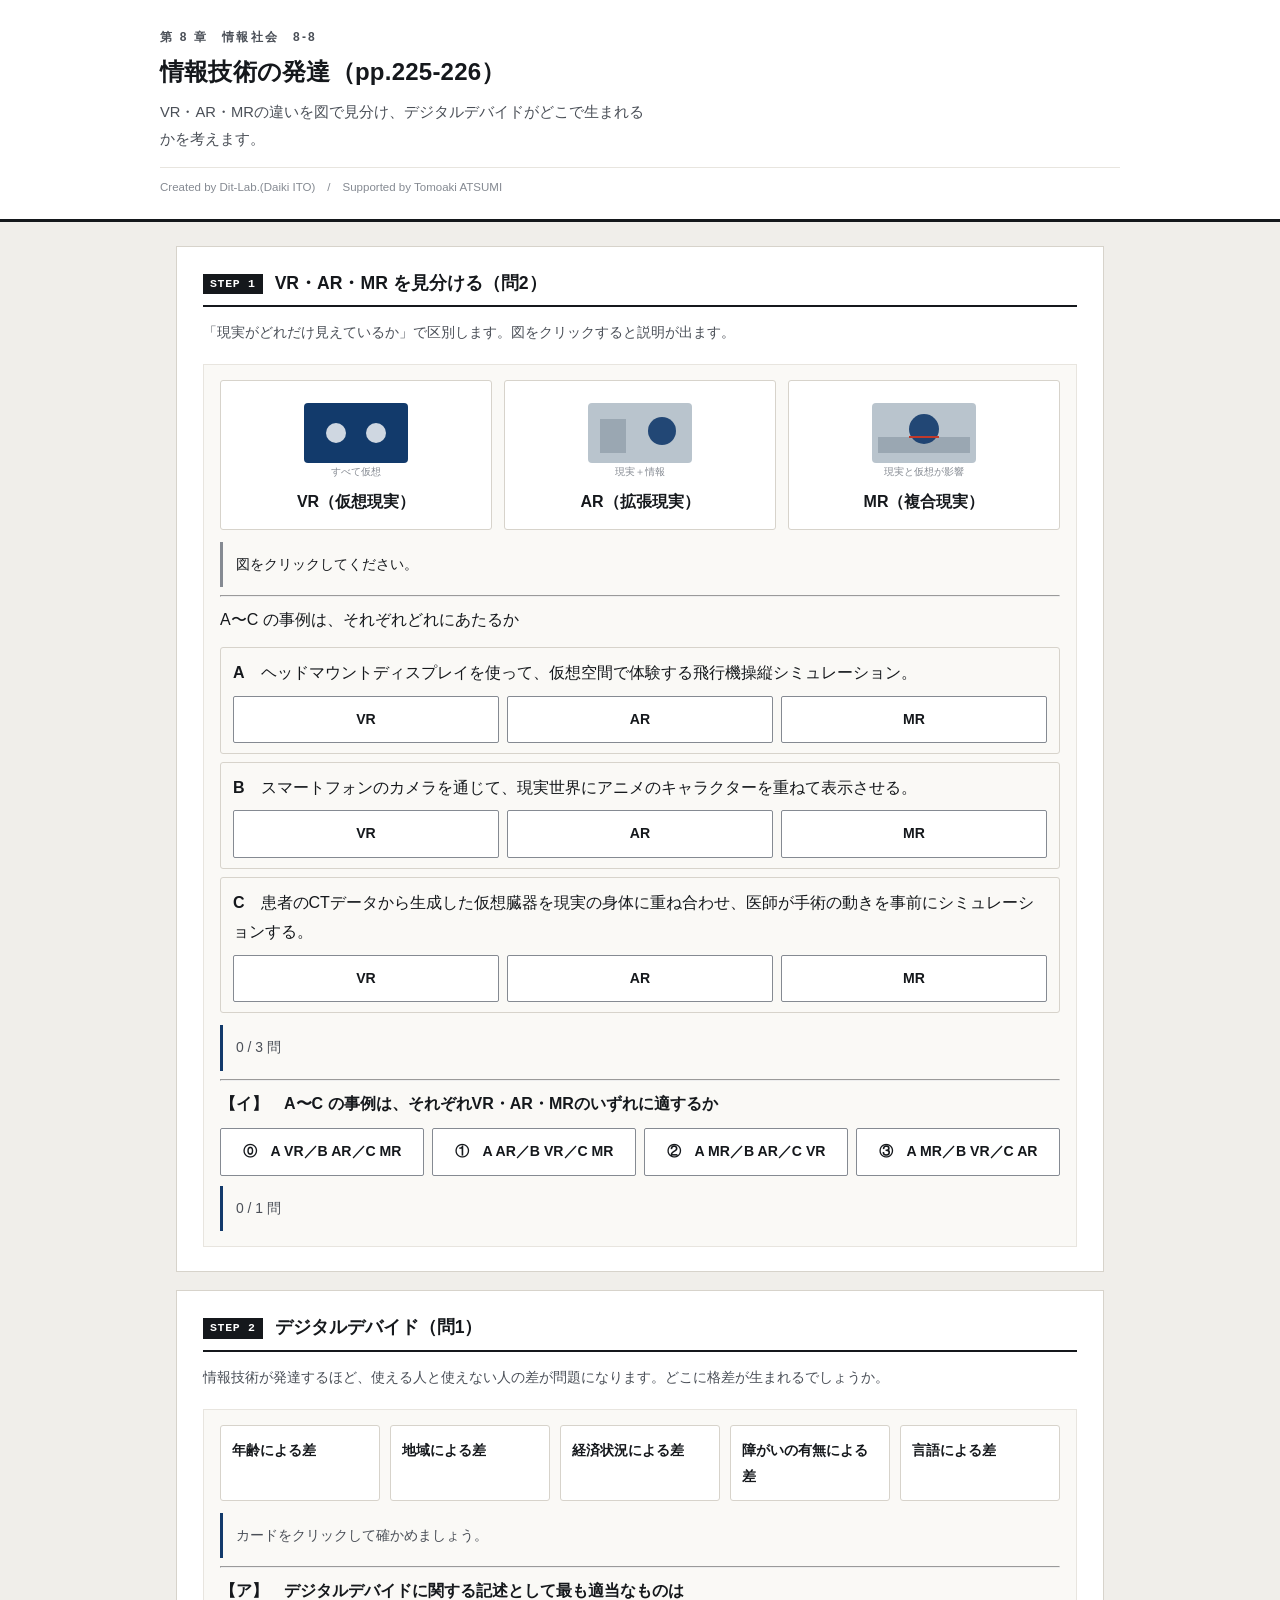
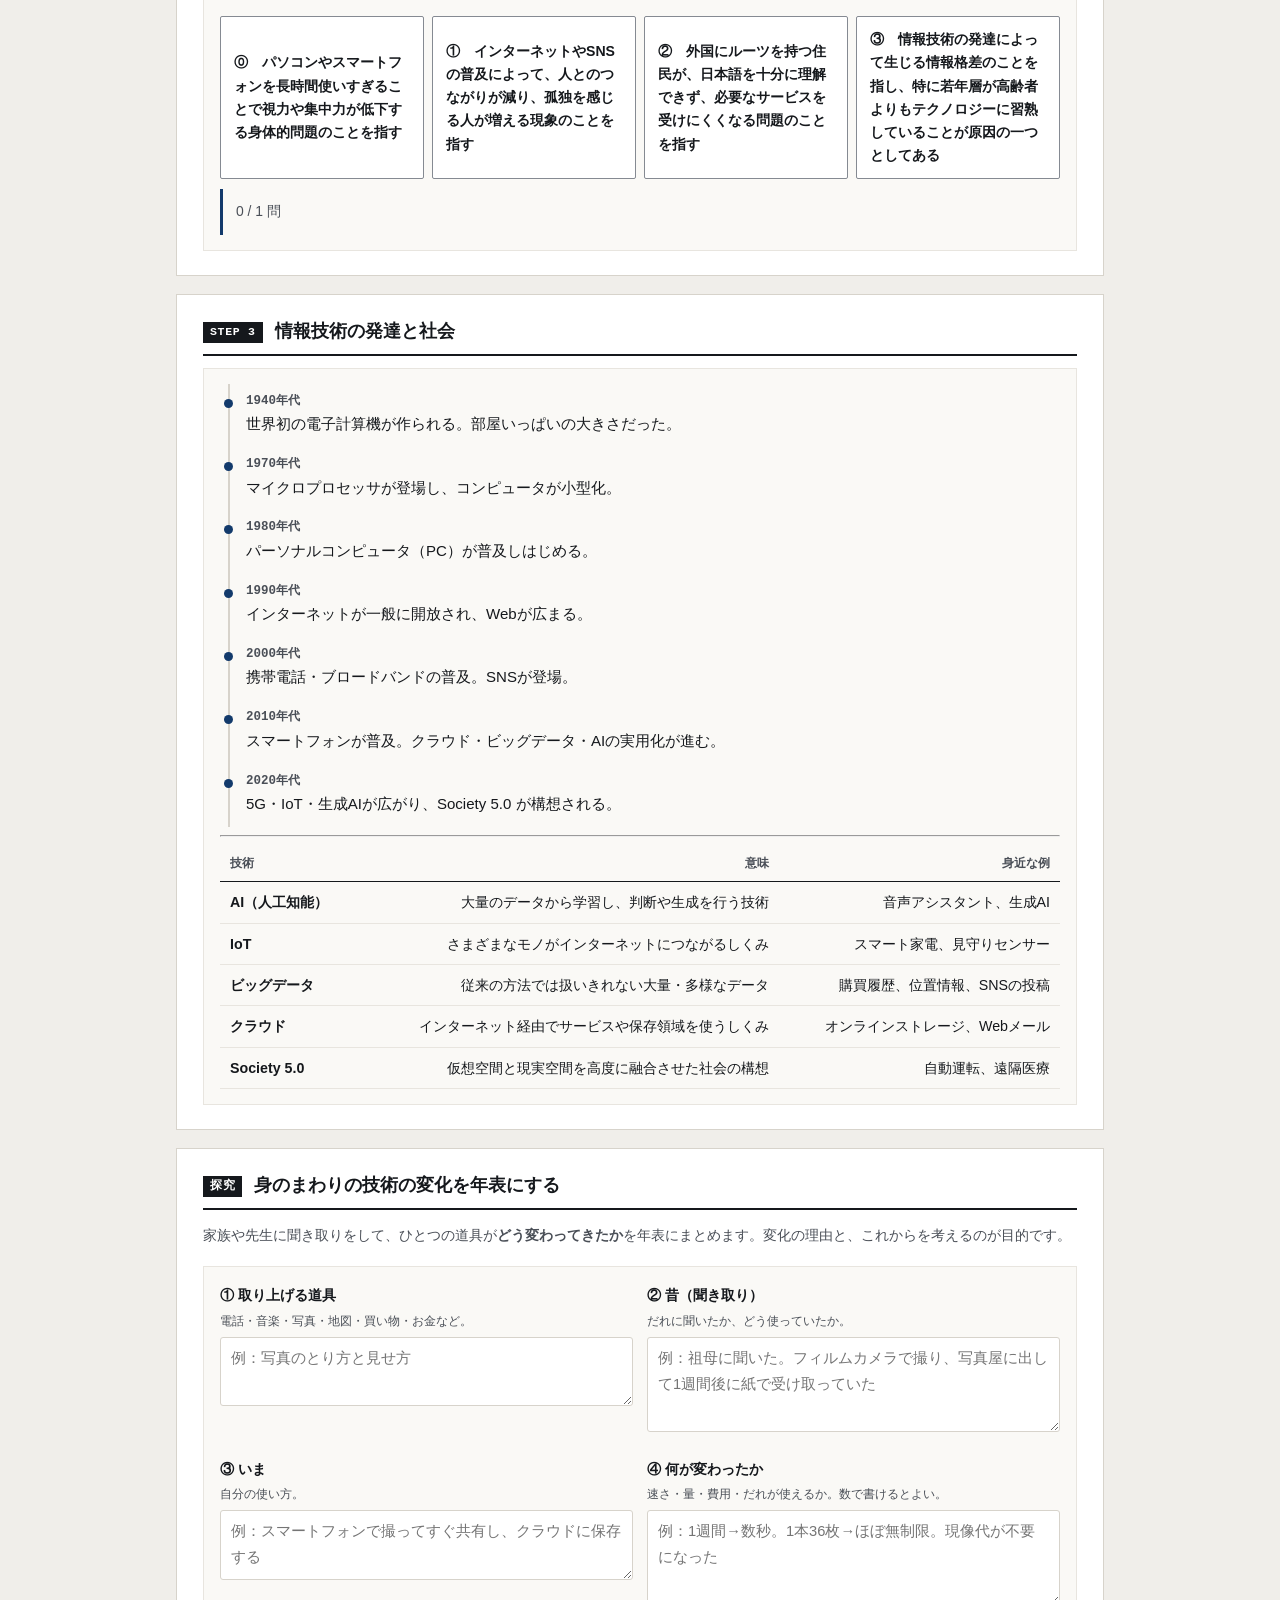
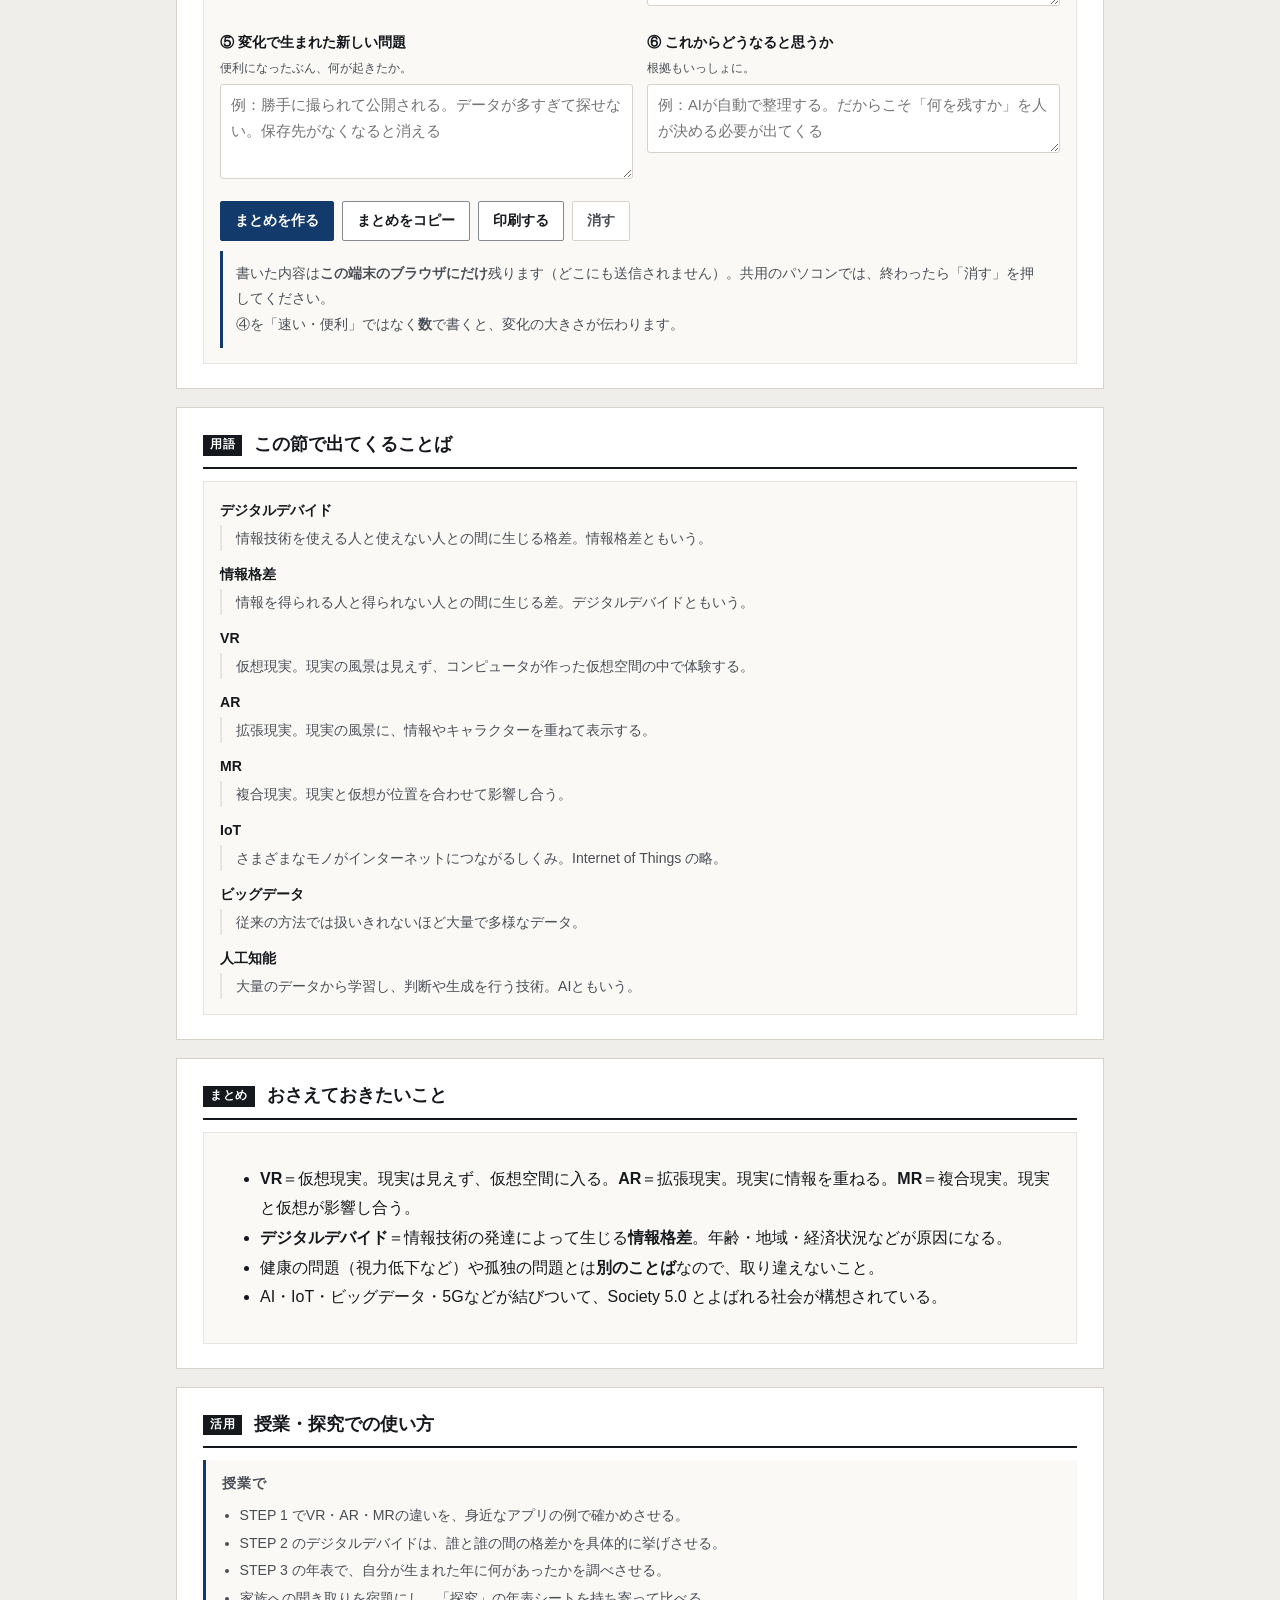
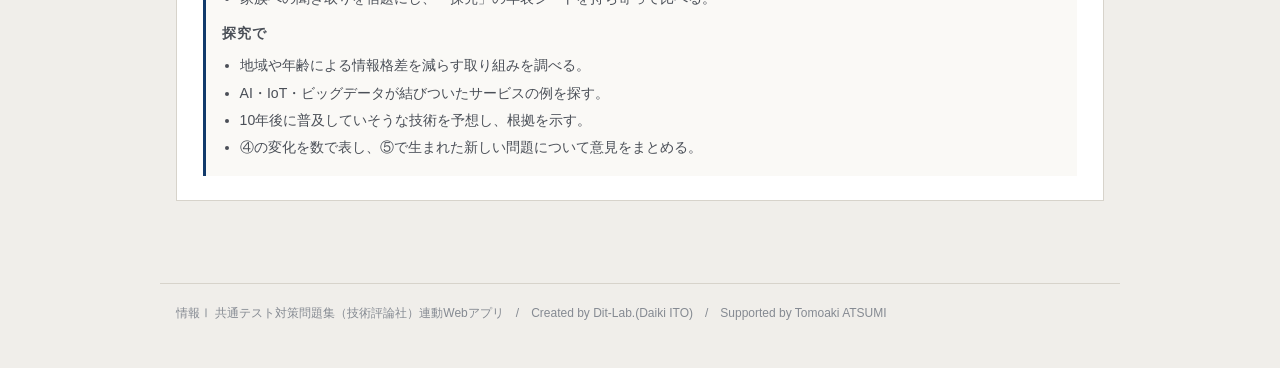
<file: index.html>
<!DOCTYPE html>
<html lang="ja">
<head>
<meta charset="UTF-8">
<meta name="viewport" content="width=device-width, initial-scale=1.0">
<title>情報技術の発達｜情報Ⅰ共通テスト対策問題集</title>
<meta name="description" content="VR・AR・MRの違いを図で見分け、デジタルデバイドがどこで生まれるかを考えます。">
<link rel="icon" href="data:image/svg+xml,%3Csvg xmlns=%22http://www.w3.org/2000/svg%22 viewBox=%220 0 32 32%22%3E%3Crect width=%2232%22 height=%2232%22 fill=%22%2315181c%22/%3E%3Ctext x=%2216%22 y=%2222%22 font-size=%2218%22 font-family=%22monospace%22 fill=%22%23fff%22 text-anchor=%22middle%22%3E01%3C/text%3E%3C/svg%3E">
<link rel="stylesheet" href="css/style.css?v=88681cd4">
<link rel="stylesheet" href="css/app.css?v=514cfa26">
</head>
<body>

<header class="app-header">
  <div class="inner">
    <span class="eyebrow">第 8 章　情報社会　8-8</span>
    <h1>情報技術の発達（pp.225-226）</h1>
    <p class="lead">VR・AR・MRの違いを図で見分け、デジタルデバイドがどこで生まれるかを考えます。</p>
    <p class="credit">Created by Dit-Lab.(Daiki ITO)　/　Supported by Tomoaki ATSUMI</p>
  </div>
</header>

<main class="wrap">
  <section class="step" id="step1">
    <h2><span class="no">STEP 1</span>VR・AR・MR を見分ける（問2）</h2>
    <p class="desc">「現実がどれだけ見えているか」で区別します。図をクリックすると説明が出ます。</p>
    <div class="panel">
      <div class="xr" id="xrBox"></div>
      <div class="note" id="xrNote" style="margin-top:12px">図をクリックしてください。</div>
      <hr class="sep">
      <p class="qhead">A〜C の事例は、それぞれどれにあたるか</p>
      <div id="caseBox"></div>
      <div class="note" id="caseNote" style="margin-top:12px"></div>
      <hr class="sep">
      <div id="q2Box"></div>
      <div class="note" id="q2Note" style="margin-top:10px"></div>
    </div>
  </section>

  <section class="step" id="step2">
    <h2><span class="no">STEP 2</span>デジタルデバイド（問1）</h2>
    <p class="desc">情報技術が発達するほど、使える人と使えない人の差が問題になります。どこに格差が生まれるでしょうか。</p>
    <div class="panel">
      <div class="gapgrid" id="gapBox"></div>
      <div class="note" id="gapNote" style="margin-top:12px"></div>
      <hr class="sep">
      <div id="q1Box"></div>
      <div class="note" id="q1Note" style="margin-top:10px"></div>
    </div>
  </section>

  <section class="step" id="step3">
    <h2><span class="no">STEP 3</span>情報技術の発達と社会</h2>
    <div class="panel">
      <div class="era" id="eraBox"></div>
      <hr class="sep">
      <div class="tbl-scroll"><table class="tbl" id="techTable"></table></div>
    </div>
  </section>

  <section class="step wsprint" id="wsSec">
    <h2><span class="no">探究</span>身のまわりの技術の変化を年表にする</h2>
    <p class="desc">家族や先生に聞き取りをして、ひとつの道具が<strong>どう変わってきたか</strong>を年表にまとめます。変化の理由と、これからを考えるのが目的です。</p>
    <div class="panel"><div id="wsBox"></div></div>
  </section>

  <section class="step" id="glossary">
    <h2><span class="no">用語</span>この節で出てくることば</h2>
    <div class="panel"><div id="glossBox"></div></div>
  </section>

  <section class="step" id="wrap">
    <h2><span class="no">まとめ</span>おさえておきたいこと</h2>
    <div class="panel">
      <ul class="bullets">
        <li><strong>VR</strong>＝仮想現実。現実は見えず、仮想空間に入る。<strong>AR</strong>＝拡張現実。現実に情報を重ねる。<strong>MR</strong>＝複合現実。現実と仮想が影響し合う。</li>
        <li><strong>デジタルデバイド</strong>＝情報技術の発達によって生じる<strong>情報格差</strong>。年齢・地域・経済状況などが原因になる。</li>
        <li>健康の問題（視力低下など）や孤独の問題とは<strong>別のことば</strong>なので、取り違えないこと。</li>
        <li>AI・IoT・ビッグデータ・5Gなどが結びついて、Society 5.0 とよばれる社会が構想されている。</li>
      </ul>
    </div>
  </section>

  <section class="step">
    <h2><span class="no">活用</span>授業・探究での使い方</h2>
    <div class="use-note">
      <h3>授業で</h3>
      <ul>
        <li>STEP 1 でVR・AR・MRの違いを、身近なアプリの例で確かめさせる。</li>
        <li>STEP 2 のデジタルデバイドは、誰と誰の間の格差かを具体的に挙げさせる。</li>
        <li>STEP 3 の年表で、自分が生まれた年に何があったかを調べさせる。</li>
        <li>家族への聞き取りを宿題にし、「探究」の年表シートを持ち寄って比べる。</li>
      </ul>
      <h3 style="margin-top:12px">探究で</h3>
      <ul>
        <li>地域や年齢による情報格差を減らす取り組みを調べる。</li>
        <li>AI・IoT・ビッグデータが結びついたサービスの例を探す。</li>
        <li>10年後に普及していそうな技術を予想し、根拠を示す。</li>
        <li>④の変化を数で表し、⑤で生まれた新しい問題について意見をまとめる。</li>
      </ul>
    </div>
  </section>

</main>

<footer class="app-footer">
  情報Ⅰ 共通テスト対策問題集（技術評論社）連動Webアプリ　/　Created by Dit-Lab.(Daiki ITO)　/　Supported by Tomoaki ATSUMI
</footer>

<script src="js/terms.js?v=2f65f2b5"></script>
<script src="js/quiz.js?v=13402362"></script>
<script src="js/worksheet.js?v=b6f4e4b3"></script>
<script src="js/app.js?v=4a16762d"></script>
</body>
</html>
</file>
<file: css/style.css>
/* =========================================================
   情報Ⅰ 共通テスト対策問題集 — Web アプリ共通スタイル
   紙面（参考書）に寄せた設計。装飾色は使わず、色は意味を持つときだけ。
   ========================================================= */

:root{
  --paper:#ffffff;
  --paper-2:#faf9f6;      /* うすい紙 */
  --bg:#f0eeea;           /* 台紙 */
  --ink:#15181c;
  --ink-2:#4a4f57;
  --ink-3:#858a92;
  --rule:#d7d3cb;
  /* 旧名のまま書かれているアプリ用の別名（未定義だと枠線や文字色が消えるため） */
  --line: var(--rule);
  --muted: var(--ink-2);
  --sans: var(--font);         /* 罫線 */
  --rule-2:#e8e5df;
  --accent:#123a6b;       /* 濃紺。主要操作と現在地だけに使う */
  --accent-w:#e9eef6;
  --zero:#c0392b;         /* 左＝0 */
  --one:#1d4ed8;          /* 右＝1 */
  --ok:#1f7a3d;   --ok-bg:#eef6f0;
  --ng:#b3261e;   --ng-bg:#fbefee;
  --warn:#8a5a00; --warn-bg:#fbf5e8;
  --font:"Hiragino Kaku Gothic ProN","Hiragino Sans","Yu Gothic Medium","Yu Gothic",
         "Noto Sans JP",Meiryo,-apple-system,BlinkMacSystemFont,sans-serif;
  --mono:"SFMono-Regular",Menlo,Consolas,"Courier New",monospace;
}

*{box-sizing:border-box}
[hidden]{display:none !important}
html{-webkit-text-size-adjust:100%}
body{
  margin:0; background:var(--bg); color:var(--ink);
  font-family:var(--font); font-size:16px; line-height:1.85;
  font-feature-settings:"palt" 1;
}
h1,h2,h3,h4{line-height:1.45; margin:0; font-weight:700}
p{margin:0 0 .75em} p:last-child{margin-bottom:0}
a{color:var(--accent)}

/* ---------- 標題 ---------- */
.app-header{background:var(--paper); border-bottom:3px solid var(--ink); padding:26px 20px 20px}
.app-header .inner{max-width:960px; margin:0 auto}
.app-header .eyebrow{
  font-size:.75rem; font-weight:700; color:var(--ink-2); letter-spacing:.18em;
  display:block; margin-bottom:7px;
}
.app-header h1{font-size:1.5rem; letter-spacing:.01em}
.app-header .lead{font-size:.92rem; color:var(--ink-2); margin-top:9px; max-width:60ch}
.app-header .credit{
  font-size:.72rem; color:var(--ink-3); margin-top:14px;
  padding-top:9px; border-top:1px solid var(--rule-2);
}

/* ---------- 版面 ---------- */
.wrap{max-width:960px; margin:0 auto; padding:24px 16px 64px}
.step{background:var(--paper); border:1px solid var(--rule); padding:24px 26px; margin-bottom:18px}
.step > h2{
  display:flex; align-items:baseline; gap:12px; font-size:1.1rem;
  padding-bottom:9px; border-bottom:2px solid var(--ink); margin-bottom:12px;
}
.step > h2 .no{
  flex:none; font-family:var(--mono); font-size:.72rem; font-weight:700;
  background:var(--ink); color:var(--paper); padding:2px 7px; letter-spacing:.06em;
  position:relative; top:-2px;
}
.step > .desc{color:var(--ink-2); font-size:.9rem; margin-bottom:18px}
.step[hidden]{display:none}

.grid{display:grid; gap:20px}
.grid > *{min-width:0}          /* 子の中身で列が広がるのを防ぐ */
@media(min-width:800px){ .grid.c2{grid-template-columns:1fr 1fr} }
@media(min-width:800px){ .grid.c21{grid-template-columns:1.45fr 1fr} }

.panel{border:1px solid var(--rule-2); background:var(--paper-2); padding:15px 16px; min-width:0}
.panel > h3{
  font-size:.8rem; font-weight:700; color:var(--ink-2); letter-spacing:.08em;
  margin-bottom:12px; padding-bottom:6px; border-bottom:1px solid var(--rule);
}

/* ---------- 部品 ---------- */
.btn{
  appearance:none; border:1px solid var(--ink-3); background:var(--paper); color:var(--ink);
  font-family:inherit; font-size:.88rem; font-weight:700; padding:8px 14px;
  border-radius:2px; cursor:pointer; min-height:40px; line-height:1.4;
  transition:background .12s, border-color .12s, color .12s;
}
.btn:hover:not(:disabled){background:var(--accent-w); border-color:var(--accent); color:var(--accent)}
.btn:disabled{opacity:.35; cursor:not-allowed}
.btn.primary{background:var(--accent); color:var(--paper); border-color:var(--accent)}
.btn.primary:hover:not(:disabled){background:#0d2c53; color:var(--paper)}
.btn.ghost{border-color:var(--rule); color:var(--ink-2)}
.btn.sm{font-size:.8rem; padding:5px 10px; min-height:34px}
.btn-row{display:flex; flex-wrap:wrap; gap:8px; align-items:center}

/* タブ（見出し下線式） */
.seg{display:flex; gap:0; border-bottom:1px solid var(--rule)}
.seg button{
  appearance:none; border:0; background:transparent; font-family:inherit; font-size:.88rem;
  font-weight:700; color:var(--ink-3); padding:9px 4px; margin-right:26px; cursor:pointer;
  border-bottom:3px solid transparent; margin-bottom:-1px; min-height:40px;
}
.seg button:hover{color:var(--ink-2)}
.seg button[aria-pressed="true"]{color:var(--ink); border-bottom-color:var(--accent)}

label.fld{display:block; font-size:.78rem; font-weight:700; color:var(--ink-2); margin-bottom:5px; letter-spacing:.04em}
input[type=text], textarea, input[type=number]{
  width:100%; font-family:inherit; font-size:1rem; color:var(--ink);
  border:1px solid var(--ink-3); border-radius:2px; padding:9px 11px;
  background:var(--paper); min-height:42px;
}
input:focus, textarea:focus{outline:2px solid var(--accent); outline-offset:-1px; border-color:var(--accent)}
.btn:focus-visible, .seg button:focus-visible, .node-card:focus-visible{outline:2px solid var(--accent); outline-offset:2px}
textarea{resize:vertical; line-height:1.7}
.mono{font-family:var(--mono)}

table.tbl{width:100%; border-collapse:collapse; font-size:.89rem}
table.tbl th, table.tbl td{border-bottom:1px solid var(--rule-2); padding:7px 10px; text-align:right}
table.tbl th:first-child, table.tbl td:first-child{text-align:left}
table.tbl thead th{border-bottom:1.5px solid var(--ink); font-size:.76rem; color:var(--ink-2); font-weight:700; white-space:nowrap}
.tbl-scroll{overflow-x:auto; -webkit-overflow-scrolling:touch; max-width:100%}

.note{padding:10px 13px; font-size:.87rem; border-left:3px solid var(--ink-3); background:var(--paper-2); overflow-wrap:break-word; word-break:break-word}
.note.ok{background:var(--ok-bg); border-left-color:var(--ok); color:#123f22}
.note.ng{background:var(--ng-bg); border-left-color:var(--ng); color:#6d1a15}
.note.info{background:var(--paper-2); border-left-color:var(--accent); color:var(--ink-2)}
.note.warn{background:var(--warn-bg); border-left-color:var(--warn); color:#5c3d00}
.note[hidden]{display:none}

.badge{
  display:inline-block; font-size:.72rem; font-weight:700; padding:1px 7px;
  border:1px solid var(--rule); color:var(--ink-2); background:var(--paper); letter-spacing:.04em;
}

/* 数値は罫線で仕切るだけ。カードにしない */
.metrics{display:flex; flex-wrap:wrap; gap:0; border-top:1px solid var(--rule)}
.metric{flex:1 1 130px; padding:11px 14px 11px 0; border-right:1px solid var(--rule-2)}
.metric:last-child{border-right:0}
.metric .k{font-size:.74rem; color:var(--ink-3); font-weight:700; letter-spacing:.05em}
.metric .v{font-size:1.6rem; font-weight:700; line-height:1.3; font-family:var(--mono); letter-spacing:-.01em}
.metric .s{font-size:.76rem; color:var(--ink-2)}

.bit0{color:var(--zero); font-weight:700}
.bit1{color:var(--one); font-weight:700}

.app-footer{
  max-width:960px; margin:0 auto; padding:18px 16px 44px; color:var(--ink-3);
  font-size:.75rem; border-top:1px solid var(--rule);
}
.sr-only{position:absolute;width:1px;height:1px;overflow:hidden;clip:rect(0 0 0 0);white-space:nowrap}

@media(max-width:640px){
  body{font-size:15px}
  .app-header{padding:20px 16px 16px}
  .app-header h1{font-size:1.16rem}
  .wrap{padding:16px 12px 52px}
  .step{padding:18px 15px}
  .seg button{margin-right:18px; font-size:.84rem}
  .metric{flex-basis:50%; border-right:0}
}
@media (prefers-reduced-motion:reduce){ *{animation:none!important; transition:none!important} }

/* ---------- 自分のデータ・共有・印刷 ---------- */
.toolbar{display:flex; flex-wrap:wrap; gap:8px; align-items:center; margin-top:12px;
  padding-top:12px; border-top:1px solid var(--rule-2)}
.toolbar .hint{font-size:.78rem; color:var(--ink-3)}
.paste-area{width:100%; min-height:110px; font-family:var(--mono); font-size:.86rem}
.use-note{background:var(--paper-2); border-left:3px solid var(--accent); padding:14px 16px; font-size:.88rem}
.use-note h3{font-size:.86rem; letter-spacing:.06em; margin-bottom:8px; color:var(--ink-2)}
.use-note ol, .use-note ul{margin:0; padding-left:1.25em; line-height:1.95; color:var(--ink-2)}

@media print{
  body{background:#fff}
  .app-header{border-bottom:2px solid #000}
  .step{border:1px solid #bbb; break-inside:avoid; page-break-inside:avoid; margin-bottom:12px}
  .btn, .seg, .toolbar, input[type=range]{display:none !important}
  .note{border-left-width:2px}
  a[href]:after{content:""}
}

/* ---------- 入力グリッド ---------- */
.dg-scroll{overflow:auto; -webkit-overflow-scrolling:touch; border:1px solid var(--rule); background:var(--paper); max-height:420px}
table.dg{border-collapse:collapse; font-family:var(--mono); font-size:.9rem; min-width:100%}
table.dg th, table.dg td{border:1px solid var(--rule-2); padding:0}
table.dg thead th{background:var(--paper-2); position:sticky; top:0; z-index:2}
table.dg .dg-n{background:var(--paper-2); color:var(--ink-3); font-size:.76rem; font-weight:400;
  text-align:center; min-width:34px; padding:0 4px; position:sticky; left:0; z-index:1}
table.dg .dg-corner{background:var(--paper-2); min-width:34px; position:sticky; left:0; z-index:3}
table.dg .dg-act{background:var(--paper-2); width:34px}
.dg-h, .dg-c{width:100%; min-width:96px; border:0; background:transparent; font-family:inherit;
  font-size:.9rem; padding:8px 9px; color:var(--ink); min-height:38px}
.dg-h{font-weight:700; font-family:var(--font); font-size:.82rem; color:var(--ink-2)}
.dg-c.num{text-align:right}
.dg-c:focus, .dg-h:focus{outline:2px solid var(--accent); outline-offset:-2px; background:var(--accent-w)}
.dg-del{border:0; background:transparent; color:var(--ink-3); cursor:pointer; width:32px; height:34px; font-size:1rem}
.dg-del:hover{color:var(--ng)}
.dg-tools{display:flex; flex-wrap:wrap; gap:8px; align-items:center; margin-top:10px}
.dg-hint{font-size:.76rem; color:var(--ink-3)}

/* ---------- ファイル読み込み ---------- */
.filebox{display:flex; flex-wrap:wrap; gap:10px; align-items:center; padding:12px;
  border:1px dashed var(--rule); background:var(--paper-2)}
.filebox input[type=file]{font-size:.85rem; font-family:inherit; max-width:100%}
.filebox .sel{max-width:220px}
.filelabel{display:inline-flex; align-items:center; gap:6px; font-size:.85rem; font-weight:700;
  border:1px solid var(--ink-3); background:var(--paper); padding:8px 14px; border-radius:2px; cursor:pointer; min-height:40px}
.filelabel:hover{border-color:var(--accent); color:var(--accent); background:var(--accent-w)}
.filelabel input{display:none}

/* ---------- 用語解説 ---------- */
.term{position:relative; border-bottom:1.5px dotted var(--accent); cursor:help; color:var(--accent); font-weight:700}
.term .term-pop{display:none; position:absolute; left:0; top:1.7em; z-index:50; width:min(300px,78vw);
  background:var(--paper); border:1px solid var(--ink-3); box-shadow:0 6px 20px rgba(0,0,0,.14);
  padding:10px 12px; font-size:.82rem; font-weight:400; color:var(--ink-2); line-height:1.75;
  border-left:3px solid var(--accent); cursor:auto; text-align:left}
.term .term-pop b{display:block; color:var(--ink); font-size:.86rem; margin-bottom:3px}
.term.open .term-pop{display:block}
dl.gloss{margin:0; font-size:.88rem}
dl.gloss dt{font-weight:700; color:var(--ink); margin-top:10px}
dl.gloss dt:first-child{margin-top:0}
dl.gloss dd{margin:2px 0 0; color:var(--ink-2); line-height:1.85; padding-left:1em; border-left:2px solid var(--rule-2)}
@media print{ .term{border-bottom:0; color:inherit} .term .term-pop{display:none !important} }

/* ---------- スマホ・タブレット ---------- */
@media (max-width:1024px){
  /* iOS で入力時に画面が勝手に拡大するのを防ぐ（16px 未満だとズームする） */
  input[type=text], input[type=number], textarea, select, .dg-c, .dg-h{ font-size:16px }
  .dg-c, .dg-h{ min-width:110px }
}
@media (max-width:820px){
  .grid.c2,.grid.c21{grid-template-columns:1fr}
  .dg-scroll{max-height:340px}
  .filebox{flex-direction:column; align-items:stretch}
  .filebox .sel{max-width:100%}
  .term .term-pop{left:auto; right:0; width:min(280px,86vw)}
}
@media (max-width:480px){
  .step > h2{font-size:1rem; flex-wrap:wrap}
  .metrics{gap:0}
  .metric{flex-basis:50%; padding-right:10px}
  .metric .v{font-size:1.3rem}
  .btn{padding:8px 12px}
  .dg-tools{gap:6px}
  .dg-hint{width:100%}
}
/* タッチ操作でのスクロールを滑らかに */
.tbl-scroll, .dg-scroll, .tree-box{ -webkit-overflow-scrolling:touch; overscroll-behavior-x:contain }

/* 幅指定つきの入力欄がスマートフォンではみ出さないようにする */
input[type=text], input[type=number], input[type=search], textarea, select{ max-width:100% }
.btn-row > label{ min-width:0; max-width:100% }
.btn-row > label input, .btn-row > label select{ max-width:100% }

/* 共通：○×判定・並べかえ（quiz.js 用） */
.abcde{border:1px solid var(--rule); border-radius:3px; overflow:hidden}
.abcde > div{border-top:1px solid var(--rule); padding:10px 12px}
.abcde > div:first-child{border-top:0}
.abcde .st{display:flex; gap:10px; align-items:flex-start; flex-wrap:wrap}
.abcde .st .k{font-weight:700; font-family:var(--mono); min-width:1.4em}
.abcde .st .t{flex:1; min-width:12em}
.abcde .jb{display:flex; gap:6px}
.abcde .jb .btn{min-width:3.4em; padding:6px 10px; text-align:center}
.prep{display:grid; grid-template-columns:repeat(auto-fit,minmax(150px,1fr)); gap:10px; margin-top:10px}
.prep .slot{border:1px dashed var(--ink-3); border-radius:3px; padding:10px; min-height:92px; background:var(--paper)}
.prep .slot.filled{border-style:solid}
.prep .slot .tag{font:700 .74rem/1.4 var(--mono); color:var(--accent); display:block; margin-bottom:6px}
.prep .slot .txt{font-size:.86rem; line-height:1.7}
.cards{display:flex; flex-wrap:wrap; gap:8px; margin-top:10px}
.cards .c{border:1px solid var(--ink-3); border-radius:3px; padding:9px 12px; background:var(--paper);
  cursor:pointer; font-size:.88rem; max-width:100%; text-align:left; font-family:inherit; color:var(--ink)}
.cards .c:hover{background:var(--warn-bg)}
.cards .c.used{opacity:.35; pointer-events:none}

/* --- 予想してから実行 --- */
.pmark{display:inline-block; background:var(--accent); color:#fff; font-size:.7rem; font-weight:700;
  letter-spacing:.08em; padding:2px 7px; border-radius:2px; margin-right:8px; vertical-align:2px}
input.pin{font-size:1.05rem; padding:7px 10px; border:1px solid var(--rule); border-radius:3px;
  width:9em; max-width:100%; background:#fff}
.btn-row .unit{color:var(--muted); font-size:.9rem}
.choice4 .btn.on{border-color:var(--accent); box-shadow:inset 0 0 0 1px var(--accent); font-weight:700}
/* 設問文の見出し（flex ではなく通常の段落。.qhead は左右振り分け用なので用途が別） */
.pq{margin:0 0 10px; font-weight:700; line-height:1.85}

/* --- 自分のテーマでやってみる（ワークシート） --- */
.wsheet{display:grid; gap:14px}
@media(min-width:760px){ .wsheet{grid-template-columns:1fr 1fr} }
.wsf{display:block}
.wsf .wsl{display:block; font-weight:700; font-size:.9rem; margin-bottom:3px}
.wsf .wsh{display:block; font-size:.78rem; color:var(--muted); margin-bottom:5px; line-height:1.6}
.wsf textarea{width:100%; max-width:100%; font:inherit; font-size:.92rem; line-height:1.75;
  padding:8px 10px; border:1px solid var(--rule); border-radius:3px; background:#fff; resize:vertical}
.wsf textarea:focus{outline:2px solid var(--accent); outline-offset:-2px}
.wsout{margin-top:14px; border:1px solid var(--ink-3); border-radius:3px; background:#fff; padding:16px 18px}
.wsout h4{margin:0 0 10px; font-size:1rem}
.wsout dl{margin:0}
.wsout dt{font-weight:700; font-size:.84rem; color:var(--accent); margin-top:10px}
.wsout dd{margin:2px 0 0; font-size:.92rem; line-height:1.85; white-space:pre-wrap}
.wsout .wsmsg{margin:10px 0 0; font-size:.86rem; color:var(--muted)}
@media print{
  .app-header, .btn-row, .step:not(.wsprint){ display:none !important }
  .wsout{border:none; padding:0}
}
</file>
<file: css/app.css>
.qhead{display:flex; justify-content:space-between; align-items:center; margin-bottom:12px}
.card-q{border:1px solid var(--rule); background:var(--paper); padding:18px; margin-bottom:14px}
.q-scene{font-size:1rem; font-weight:700; line-height:1.9}
.choice4{display:grid; gap:8px; grid-template-columns:repeat(auto-fit,minmax(160px,1fr))}
.choice4 .btn{text-align:left; line-height:1.65; padding:11px 13px}
.choice4 .btn.correct{background:var(--ok-bg); border-color:var(--ok); color:var(--ok)}
.choice4 .btn.wrong{background:var(--ng-bg); border-color:var(--ng); color:var(--ng)}
.choice4.locked{pointer-events:none}
.sel{width:100%; font-family:inherit; font-size:.95rem; padding:9px 11px; min-height:42px;
  border:1px solid var(--ink-3); border-radius:2px; background:var(--paper); color:var(--ink)}
input[type=range]{width:100%; accent-color:var(--accent); height:34px}
.why{font-size:.85rem; color:var(--ink-2); line-height:1.85}
.eqbox{font-family:var(--mono); font-size:1.02rem; font-weight:700; text-align:center; padding:14px;
  border:1px solid var(--rule); background:var(--paper-2); line-height:1.8}
.blankin{border:1.5px solid var(--accent); background:#fff; padding:6px 8px; text-align:center;
  font-family:var(--mono); min-height:38px; font-size:.95rem; max-width:120px}
.blankin.ok{border-color:var(--ok); background:var(--ok-bg)}
.blankin.ng{border-color:var(--ng); background:var(--ng-bg)}
table.tbl td .blankin{width:100%; max-width:none}

/* --- 8-8 情報技術の発達 --- */
.xr{display:grid;grid-template-columns:repeat(auto-fit,minmax(150px,1fr));gap:12px}
.xr .c{border:1px solid var(--line);border-radius:3px;padding:12px;background:#fff;text-align:center}
.xr .c.on{border-color:var(--accent);border-width:2px;background:var(--warn-bg)}
.xr .c svg{width:100%;height:88px;display:block;margin-bottom:6px}
.xr .c .t{font-weight:700}
.xr .c .d{font-size:.8rem;color:var(--muted);line-height:1.7;margin-top:4px}
.era{border-left:2px solid var(--line);margin-left:8px;padding-left:16px}
.era .e{position:relative;padding:9px 0}
.era .e::before{content:'';position:absolute;left:-22px;top:15px;width:9px;height:9px;border-radius:50%;background:var(--accent)}
.era .e .y{font:700 .78rem/1.4 var(--mono);color:var(--muted)}
.era .e .t{font-size:.94rem}
.gapgrid{display:grid;grid-template-columns:repeat(auto-fit,minmax(150px,1fr));gap:10px}
.gapgrid .g{border:1px solid var(--line);border-radius:3px;padding:11px;background:#fff;font-size:.88rem;cursor:pointer}
.gapgrid .g:hover{background:var(--warn-bg)}
.gapgrid .g.on{border-color:var(--accent);background:var(--warn-bg)}
</file>
